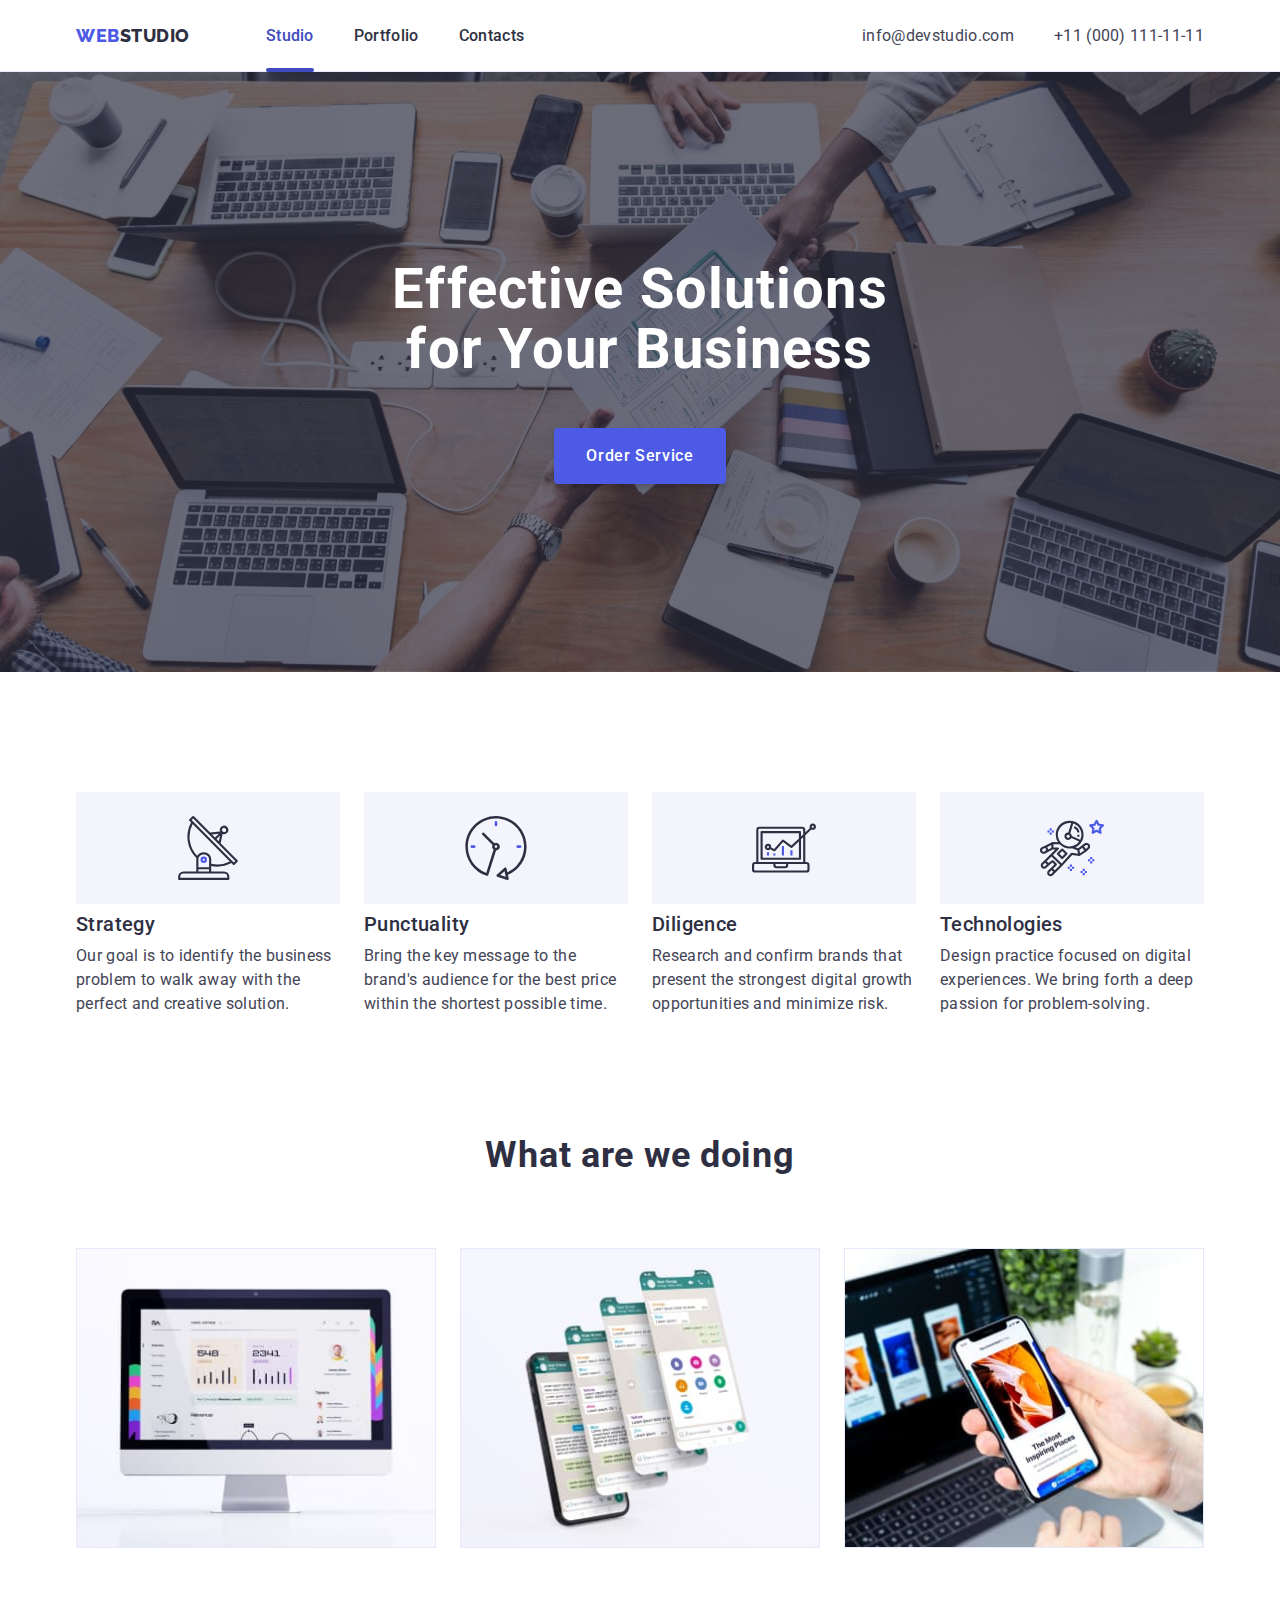
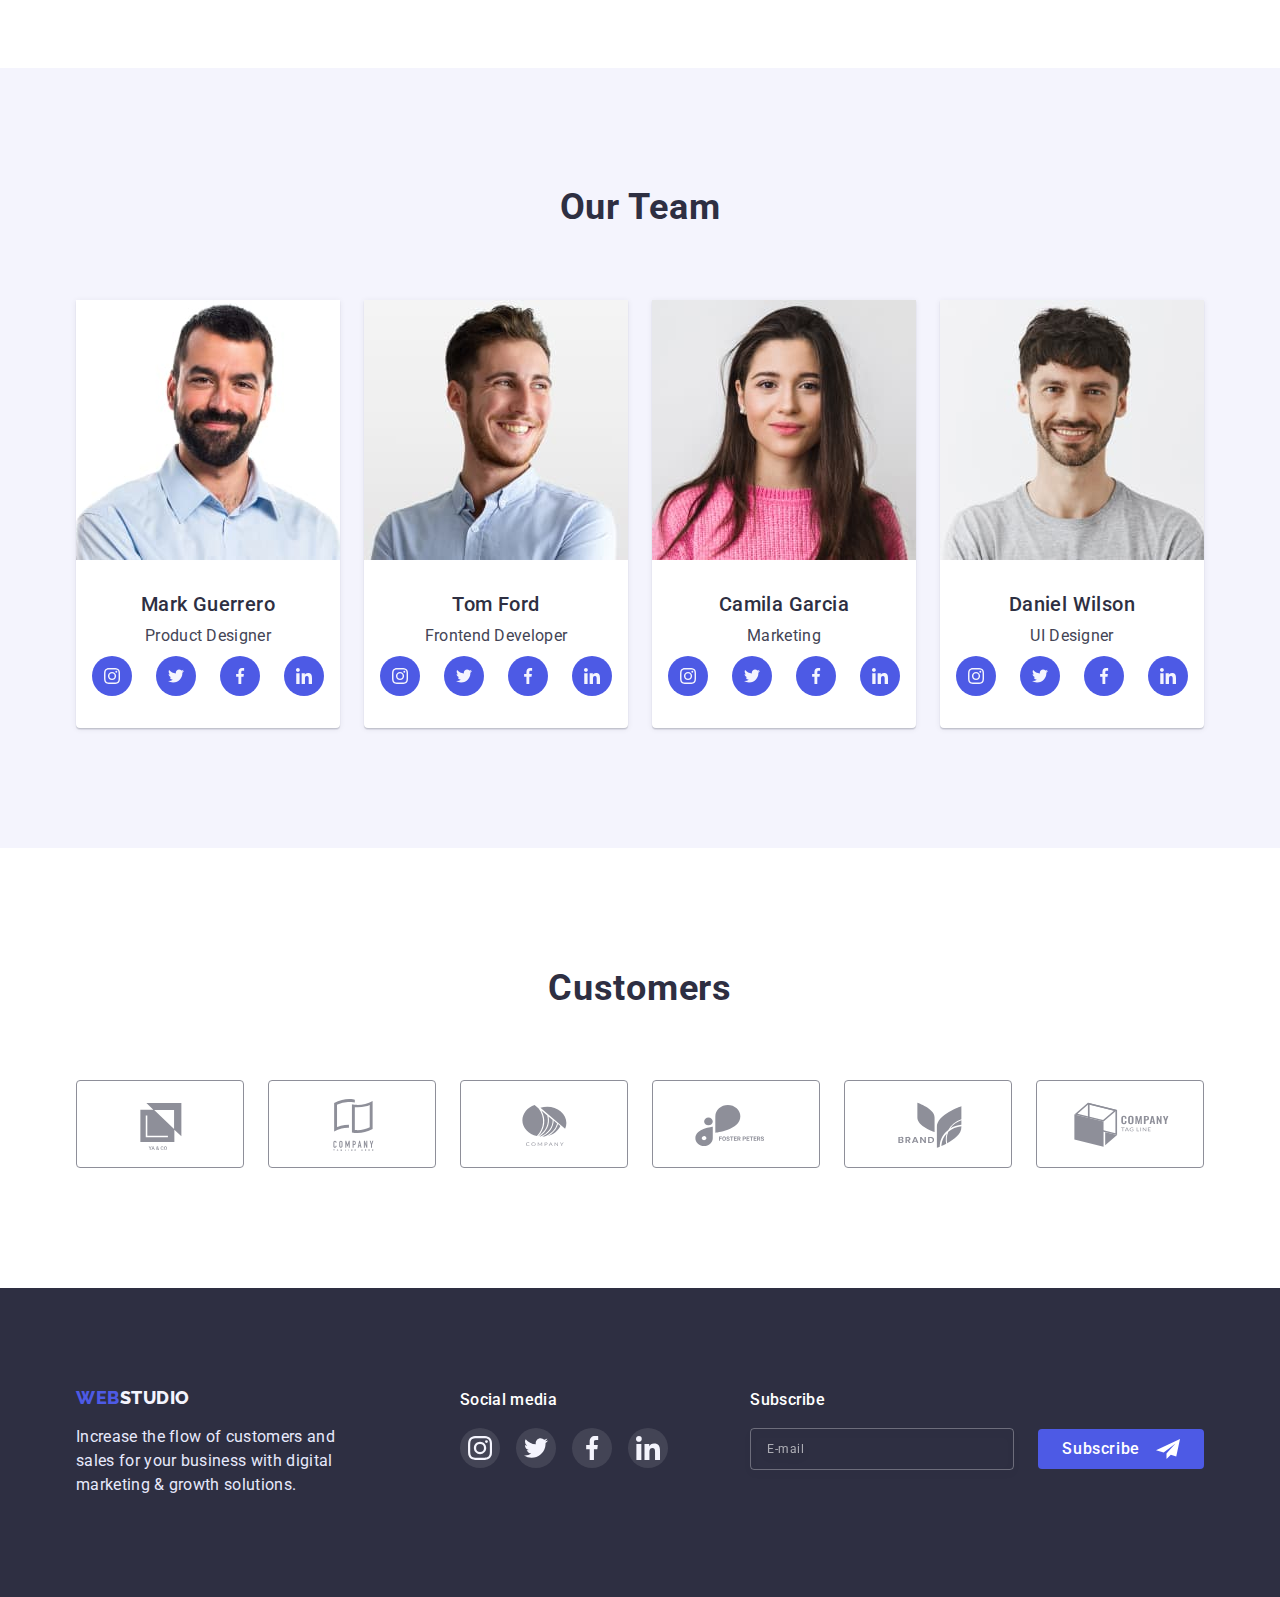
<file: index.html>
<!DOCTYPE html>
<html lang="en">
  <head>
    <meta charset="UTF-8" />
    <meta http-equiv="X-UA-Compatible" content="IE=edge" />
    <meta name="viewport" content="width=device-width, initial-scale=1.0" />
    <title>Web Studio</title>
    <link
      href="https://fonts.googleapis.com/css2?family=Raleway:wght@800&family=Roboto:wght@400;500;700;900&display=swap"
      rel="stylesheet"
    />
    <link rel="stylesheet" href="./css/modern-normalize.css" />
    <link rel="stylesheet" href="./css/styles.css" />
  </head>

  <body>
    <header class="header">
      <div class="container">
        <div class="header-container-desktop">
          <nav class="header-nav">
            <a class="logo" href="./index.html">
              Web<span class="logo-navy-blue">Studio</span>
            </a>
            <ul class="header-nav-list">
              <li class="header-nav-item">
                <a class="header-nav-list-link active" href="./index.html">
                  Studio
                </a>
              </li>
              <li class="header-nav-item">
                <a class="header-nav-list-link" href="./portfolio.html">
                  Portfolio
                </a>
              </li>
              <li class="header-nav-item">
                <a class="header-nav-list-link" href="#">Contacts</a>
              </li>
            </ul>
          </nav>
          <address class="address">
            <ul class="contact-information">
              <li>
                <a href="mailto:info@devstudio.com">info@devstudio.com</a>
              </li>
              <li>
                <a href="tel:+110001111111">+11 (000) 111-11-11</a>
              </li>
            </ul>
          </address>
        </div>

        <div class="header-container-mobile">
          <a class="logo" href="./index.html">
            Web<span class="logo-navy-blue">Studio</span>
          </a>
          <button class="menu-hamburger" type="button" data-js-open-menu>
            <svg class="menu-hamburger-icon" width="32" height="22">
              <use href="./images/icons.svg#icon-charm-menu-hamburger"></use>
            </svg>
          </button>
        </div>

        <div class="mobile-menu is-hidden" data-js-menu>
          <div class="container">
            <button class="modal-close-button" type="button" data-js-close-menu>
              <svg class="modal-icon">
                <use href="./images/icons.svg#icon-close"></use>
              </svg>
            </button>
            <ul class="header-nav-list header-nav-list--large">
              <li class="header-nav-item">
                <a
                  class="header-nav-list-link header-nav-list-link--large active"
                  href="./index.html"
                >
                  Studio
                </a>
              </li>
              <li class="header-nav-item">
                <a
                  class="header-nav-list-link header-nav-list-link--large"
                  href="./portfolio.html"
                >
                  Portfolio
                </a>
              </li>
              <li class="header-nav-item">
                <a
                  class="header-nav-list-link header-nav-list-link--large"
                  href="#"
                  >Contacts</a
                >
              </li>
            </ul>
            <address class="address address--large">
              <ul class="contact-information contact-information--large">
                <li>
                  <a class="mobile-menu-mail" href="mailto:info@devstudio.com"
                    >info@devstudio.com</a
                  >
                </li>
                <li>
                  <a class="mobile-menu-tel" href="tel:+110001111111"
                    >+11 (000) 111-11-11</a
                  >
                </li>
              </ul>
            </address>
            <ul class="socials-list socials-list--large">
              <li class="socials-item">
                <a class="socials-link" href="#">
                  <svg class="socials-icon socials-icon--large">
                    <use href="./images/icons.svg#icon-instagram"></use>
                  </svg>
                </a>
              </li>
              <li class="socials-item">
                <a class="socials-link" href="#">
                  <svg class="socials-icon socials-icon--large">
                    <use href="./images/icons.svg#icon-twitter"></use>
                  </svg>
                </a>
              </li>
              <li class="socials-item">
                <a class="socials-link" href="#">
                  <svg class="socials-icon socials-icon--large">
                    <use href="./images/icons.svg#icon-facebook"></use>
                  </svg>
                </a>
              </li>
              <li class="socials-item">
                <a class="socials-link" href="#">
                  <svg class="socials-icon socials-icon--large">
                    <use href="./images/icons.svg#icon-linkedin"></use>
                  </svg>
                </a>
              </li>
            </ul>
          </div>
        </div>
      </div>
    </header>

    <main>
      <section class="hero-image">
        <div class="container">
          <h1 class="hero-title">Effective Solutions for Your Business</h1>
          <button class="button" type="button" data-modal-open>
            Order Service
          </button>
        </div>
      </section>

      <section class="our-advantages">
        <div class="container">
          <h2 class="visually-hidden">Our advantages</h2>
          <ul class="our-advantages-list">
            <li class="our-advantages-item">
              <div class="our-advantages-item-icon">
                <svg class="our-advantages-icon">
                  <use href="./images/icons.svg#icon-antenna1"></use>
                </svg>
              </div>
              <h3>Strategy</h3>
              <p>
                Our goal is to identify the business problem to walk away with
                the perfect and creative solution.
              </p>
            </li>
            <li class="our-advantages-item">
              <div class="our-advantages-item-icon">
                <svg class="our-advantages-icon">
                  <use href="./images/icons.svg#icon-clock1"></use>
                </svg>
              </div>
              <h3>Punctuality</h3>
              <p>
                Bring the key message to the brand's audience for the best price
                within the shortest possible time.
              </p>
            </li>
            <li class="our-advantages-item">
              <div class="our-advantages-item-icon">
                <svg class="our-advantages-icon">
                  <use href="./images/icons.svg#icon-diagram1"></use>
                </svg>
              </div>
              <h3>Diligence</h3>
              <p>
                Research and confirm brands that present the strongest digital
                growth opportunities and minimize risk.
              </p>
            </li>
            <li class="our-advantages-item">
              <div class="our-advantages-item-icon">
                <svg class="our-advantages-icon">
                  <use href="./images/icons.svg#icon-astronaut1"></use>
                </svg>
              </div>
              <h3>Technologies</h3>
              <p>
                Design practice focused on digital experiences. We bring forth a
                deep passion for problem-solving.
              </p>
            </li>
          </ul>
        </div>
      </section>

      <section class="examples-of-work">
        <div class="container">
          <h2 class="title">What are we doing</h2>
          <ul class="list">
            <li>
              <img
                srcset="./images/img1.jpg 1x, ./images/img1@2x.jpg 2x"
                src="./images/img1.jpg"
                alt="picture"
                width="360"
              />
            </li>
            <li>
              <img
                srcset="./images/img2.jpg 1x, ./images/img2@2x.jpg 2x"
                src="./images/img2.jpg"
                alt="picture"
                width="360"
              />
            </li>
            <li>
              <img
                srcset="./images/img3.jpg 1x, ./images/img3@2x.jpg 2x"
                src="./images/img3.jpg"
                alt="picture"
                width="360"
              />
            </li>
          </ul>
        </div>
      </section>

      <section class="our-team">
        <div class="container">
          <h2 class="title">Our Team</h2>
          <ul class="list">
            <li class="our-team-item">
              <img
                srcset="
                  ./images/mark-guerrero.jpg    1x,
                  ./images/mark-guerrero@2x.jpg 2x
                "
                src="./images/mark-guerrero.jpg"
                alt="Mark Guerrero"
                width="264"
              />
              <div class="our-team-content">
                <h3 class="name">Mark Guerrero</h3>
                <p class="profession">Product Designer</p>
                <ul class="socials-list">
                  <li class="socials-item">
                    <a class="socials-link" href="#">
                      <svg class="socials-icon">
                        <use href="./images/icons.svg#icon-instagram"></use>
                      </svg>
                    </a>
                  </li>
                  <li class="socials-item">
                    <a class="socials-link" href="#">
                      <svg class="socials-icon">
                        <use href="./images/icons.svg#icon-twitter"></use>
                      </svg>
                    </a>
                  </li>
                  <li class="socials-item">
                    <a class="socials-link" href="#">
                      <svg class="socials-icon">
                        <use href="./images/icons.svg#icon-facebook"></use>
                      </svg>
                    </a>
                  </li>
                  <li class="socials-item">
                    <a class="socials-link" href="#">
                      <svg class="socials-icon">
                        <use href="./images/icons.svg#icon-linkedin"></use>
                      </svg>
                    </a>
                  </li>
                </ul>
              </div>
            </li>
            <li class="our-team-item">
              <img
                srcset="./images/tom-ford.jpg 1x, ./images/tom-ford@2x.jpg 2x"
                src="./images/tom-ford.jpg"
                alt="Tom Ford"
                width="264"
              />
              <div class="our-team-content">
                <h3 class="name">Tom Ford</h3>
                <p class="profession">Frontend Developer</p>
                <ul class="socials-list">
                  <li class="socials-item">
                    <a class="socials-link" href="#">
                      <svg class="socials-icon">
                        <use href="./images/icons.svg#icon-instagram"></use>
                      </svg>
                    </a>
                  </li>
                  <li class="socials-item">
                    <a class="socials-link" href="#">
                      <svg class="socials-icon">
                        <use href="./images/icons.svg#icon-twitter"></use>
                      </svg>
                    </a>
                  </li>
                  <li class="socials-item">
                    <a class="socials-link" href="#">
                      <svg class="socials-icon">
                        <use href="./images/icons.svg#icon-facebook"></use>
                      </svg>
                    </a>
                  </li>
                  <li class="socials-item">
                    <a class="socials-link" href="#">
                      <svg class="socials-icon">
                        <use href="./images/icons.svg#icon-linkedin"></use>
                      </svg>
                    </a>
                  </li>
                </ul>
              </div>
            </li>
            <li class="our-team-item">
              <img
                srcset="
                  ./images/camila-garcia.jpg    1x,
                  ./images/camila-garcia@2x.jpg 2x
                "
                src="./images/camila-garcia.jpg"
                alt="Camila Garcia"
                width="264"
              />
              <div class="our-team-content">
                <h3 class="name">Camila Garcia</h3>
                <p class="profession">Marketing</p>
                <ul class="socials-list">
                  <li class="socials-item">
                    <a class="socials-link" href="#">
                      <svg class="socials-icon">
                        <use href="./images/icons.svg#icon-instagram"></use>
                      </svg>
                    </a>
                  </li>
                  <li class="socials-item">
                    <a class="socials-link" href="#">
                      <svg class="socials-icon">
                        <use href="./images/icons.svg#icon-twitter"></use>
                      </svg>
                    </a>
                  </li>
                  <li class="socials-item">
                    <a class="socials-link" href="#">
                      <svg class="socials-icon">
                        <use href="./images/icons.svg#icon-facebook"></use>
                      </svg>
                    </a>
                  </li>
                  <li class="socials-item">
                    <a class="socials-link" href="#">
                      <svg class="socials-icon">
                        <use href="./images/icons.svg#icon-linkedin"></use>
                      </svg>
                    </a>
                  </li>
                </ul>
              </div>
            </li>
            <li class="our-team-item">
              <img
                srcset="
                  ./images/daniel-wilson.jpg    1x,
                  ./images/daniel-wilson@2x.jpg 2x
                "
                src="./images/daniel-wilson.jpg"
                alt="Daniel Wilson"
                width="264"
              />
              <div class="our-team-content">
                <h3 class="name">Daniel Wilson</h3>
                <p class="profession">UI Designer</p>
                <ul class="socials-list">
                  <li class="socials-item">
                    <a class="socials-link" href="#">
                      <svg class="socials-icon">
                        <use href="./images/icons.svg#icon-instagram"></use>
                      </svg>
                    </a>
                  </li>
                  <li class="socials-item">
                    <a class="socials-link" href="#">
                      <svg class="socials-icon">
                        <use href="./images/icons.svg#icon-twitter"></use>
                      </svg>
                    </a>
                  </li>
                  <li class="socials-item">
                    <a class="socials-link" href="#">
                      <svg class="socials-icon">
                        <use href="./images/icons.svg#icon-facebook"></use>
                      </svg>
                    </a>
                  </li>
                  <li class="socials-item">
                    <a class="socials-link" href="#">
                      <svg class="socials-icon">
                        <use href="./images/icons.svg#icon-linkedin"></use>
                      </svg>
                    </a>
                  </li>
                </ul>
              </div>
            </li>
          </ul>
        </div>
      </section>

      <section class="customers">
        <div class="container">
          <h2 class="customers-title">Customers</h2>
          <ul class="customers-list">
            <li class="customers-item">
              <a class="customers-link" href="#">
                <svg class="customers-icon">
                  <use href="./images/icons.svg#icon-Logo"></use>
                </svg>
              </a>
            </li>
            <li class="customers-item">
              <a class="customers-link" href="#">
                <svg class="customers-icon">
                  <use href="./images/icons.svg#icon-Logo2"></use>
                </svg>
              </a>
            </li>
            <li class="customers-item">
              <a class="customers-link" href="#">
                <svg class="customers-icon">
                  <use href="./images/icons.svg#icon-Logo3"></use>
                </svg>
              </a>
            </li>
            <li class="customers-item">
              <a class="customers-link" href="#">
                <svg class="customers-icon">
                  <use href="./images/icons.svg#icon-Logo4"></use>
                </svg>
              </a>
            </li>
            <li class="customers-item">
              <a class="customers-link" href="#">
                <svg class="customers-icon">
                  <use href="./images/icons.svg#icon-Logo5"></use>
                </svg>
              </a>
            </li>
            <li class="customers-item">
              <a class="customers-link" href="#">
                <svg class="customers-icon">
                  <use href="./images/icons.svg#icon-Logo6"></use>
                </svg>
              </a>
            </li>
          </ul>
        </div>
      </section>
    </main>

    <footer class="footer">
      <div class="container">
        <div class="footer-description">
          <a class="logo logo--footer" href="./index.html">
            Web<span class="logo-cloud">Studio</span>
          </a>
          <p class="footer-text">
            Increase the flow of customers and sales for your business with
            digital marketing & growth solutions.
          </p>
        </div>
        <div class="footer-socials">
          <h2 class="footer-title">Social media</h2>
          <ul class="footer-list">
            <li class="footer-item">
              <a class="footer-link" href="#">
                <svg class="footer-icon">
                  <use href="./images/icons.svg#icon-instagram"></use>
                </svg>
              </a>
            </li>
            <li class="footer-item">
              <a class="footer-link" href="#">
                <svg class="footer-icon">
                  <use href="./images/icons.svg#icon-twitter"></use>
                </svg>
              </a>
            </li>
            <li class="footer-item">
              <a class="footer-link" href="#">
                <svg class="footer-icon">
                  <use href="./images/icons.svg#icon-facebook"></use>
                </svg>
              </a>
            </li>
            <li class="footer-item">
              <a class="footer-link" href="#">
                <svg class="footer-icon">
                  <use href="./images/icons.svg#icon-linkedin"></use>
                </svg>
              </a>
            </li>
          </ul>
        </div>
        <div class="footer-subscribe-form">
          <h2 class="footer-title">Subscribe</h2>
          <form
            class="subscribe-form"
            name="subscribe-form"
            autocomplete="off"
            novalidate
          >
            <div class="subscribe">
              <label class="visually-hidden" for="footer-input"> E-mail </label>
              <input
                class="subscribe-form-input"
                id="footer-input"
                type="email"
                name="email"
                placeholder="E-mail"
              />
            </div>
            <button class="subscribe-form-button" type="submit">
              Subscribe
              <svg class="subscribe-form-button-icon">
                <use href="./images/icons.svg#icon-frame"></use>
              </svg>
            </button>
          </form>
        </div>
      </div>
    </footer>

    <div class="backdrop is-hidden" data-modal>
      <div class="modal">
        <button class="modal-close-button" type="button" data-modal-close>
          <svg class="modal-icon">
            <use href="./images/icons.svg#icon-close"></use>
          </svg>
        </button>
        <p class="modal-text">Leave your contacts and we will call you back</p>

        <form
          class="modal-form"
          name="modal-form"
          autocomplete="off"
          novalidate
        >
          <label class="modal-label" for="user-name">
            <span class="modal-label-text">Name</span>
            <input
              class="modal-input"
              type="text"
              name="user-name"
              id="user-name"
            />
            <svg class="form-icon">
              <use href="./images/icons.svg#icon-person"></use>
            </svg>
          </label>
          <label class="modal-label" for="user-phone">
            <span class="modal-label-text">Phone</span>
            <input
              class="modal-input"
              type="tel"
              name="user-phone"
              id="user-phone"
            />
            <svg class="form-icon">
              <use href="./images/icons.svg#icon-phone"></use>
            </svg>
          </label>
          <label class="modal-label" for="user-email">
            <span class="modal-label-text">Email</span>
            <input
              class="modal-input"
              type="email"
              name="user-email"
              id="user-email"
            />
            <svg class="form-icon">
              <use href="./images/icons.svg#icon-email"></use>
            </svg>
          </label>
          <label class="modal-label modal-label--textarea" for="user-message">
            <span class="modal-label-text">Comment</span>
            <textarea
              class="modal-input modal-input--textarea"
              name="user-message"
              id="user-message"
              placeholder="Text input"
            ></textarea>
          </label>
          <label class="modal-checkbox" for="terms-conditions">
            <input
              class="modal-checkbox-input visually-hidden"
              type="checkbox"
              name="terms-conditions"
              id="terms-conditions"
            />
            <span class="modal-icon-checkbox">
              <svg class="checkbox-icon">
                <use href="./images/icons.svg#icon-checkbox-checked"></use>
              </svg>
            </span>
            <span class="checkbox-label-text">
              I accept the terms and conditions of the
              <a class="privacy-policy" href="#">Privacy Policy</a>
            </span>
          </label>
          <button class="form-button button" type="submit">Send</button>
        </form>
      </div>
    </div>

    <script src="./js/mobile-menu.js"></script>
    <script src="./js/modal.js"></script>
  </body>
</html>
</file>
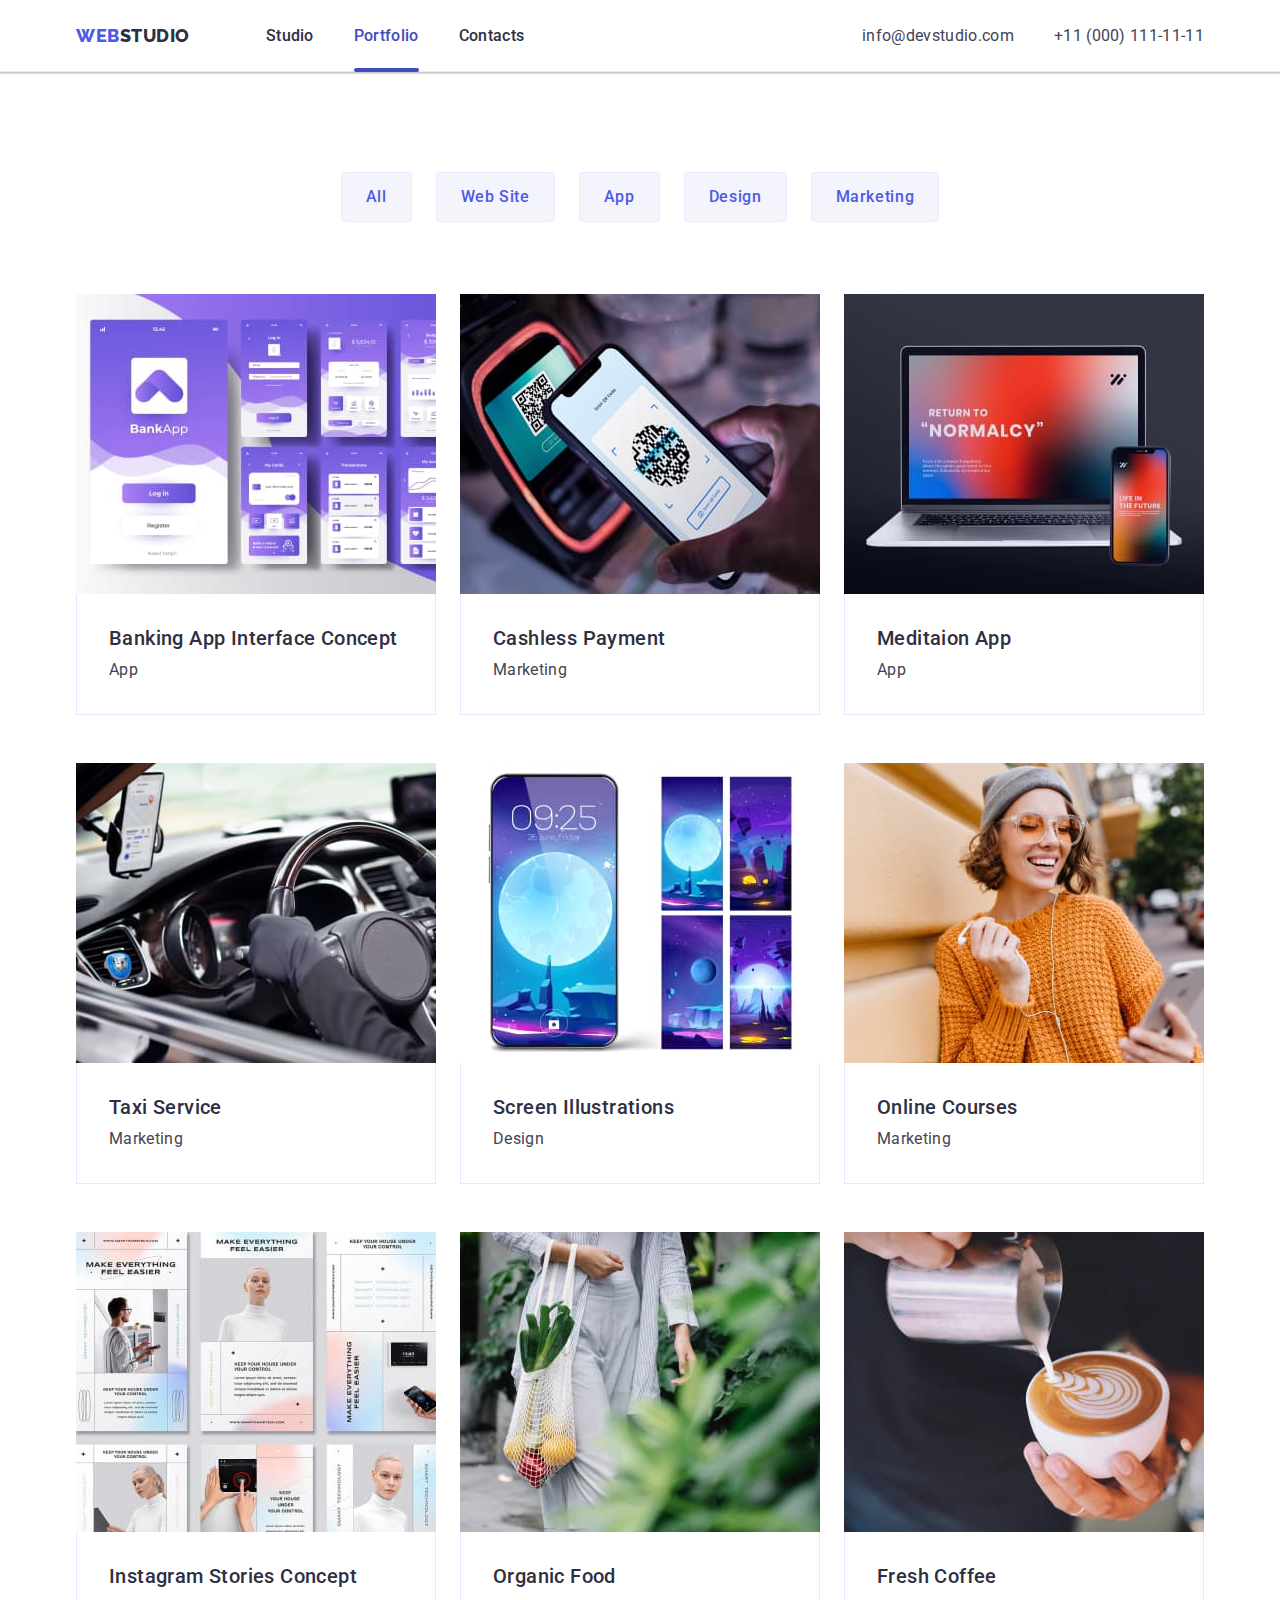
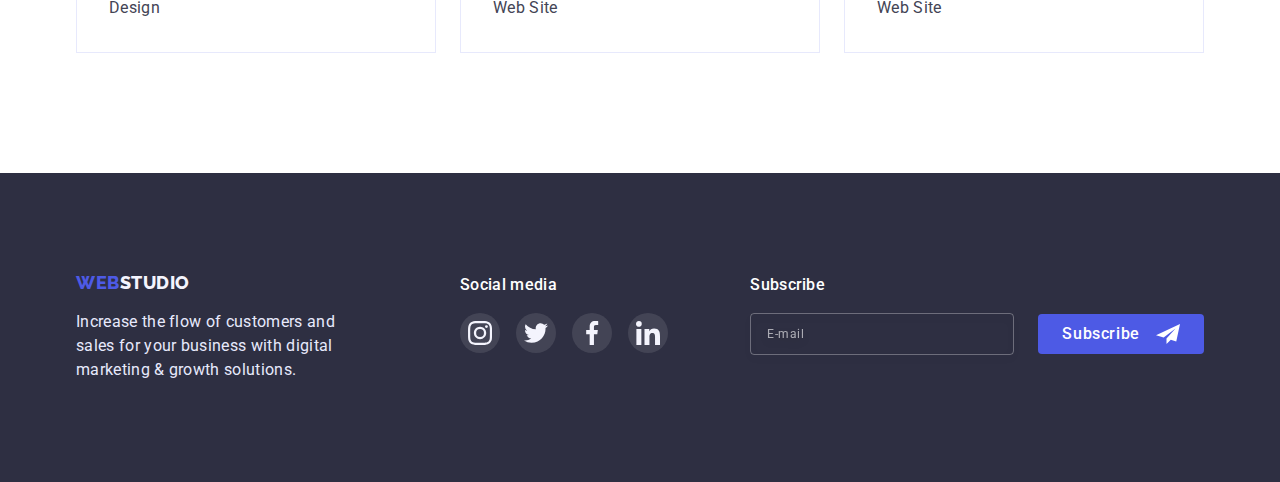
<file: portfolio.html>
<!DOCTYPE html>
<html lang="en">
  <head>
    <meta charset="UTF-8" />
    <meta http-equiv="X-UA-Compatible" content="IE=edge" />
    <meta name="viewport" content="width=device-width, initial-scale=1.0" />
    <title>Portfolio</title>
    <link
      href="https://fonts.googleapis.com/css2?family=Raleway:wght@800&family=Roboto:wght@400;500;700;900&display=swap"
      rel="stylesheet"
    />
    <link rel="stylesheet" href="./css/modern-normalize.css" />
    <link rel="stylesheet" href="./css/styles.css" />
  </head>

  <body>
    <header class="header">
      <div class="container">
        <div class="header-container-desktop">
          <nav class="header-nav">
            <a class="logo" href="./index.html">
              Web<span class="logo-navy-blue">Studio</span>
            </a>
            <ul class="header-nav-list">
              <li class="header-nav-item">
                <a class="header-nav-list-link" href="./index.html"> Studio </a>
              </li>
              <li class="header-nav-item">
                <a class="header-nav-list-link active" href="./portfolio.html">
                  Portfolio
                </a>
              </li>
              <li class="header-nav-item">
                <a class="header-nav-list-link" href="#">Contacts</a>
              </li>
            </ul>
          </nav>
          <address class="address">
            <ul class="contact-information">
              <li>
                <a href="mailto:info@devstudio.com">info@devstudio.com</a>
              </li>
              <li>
                <a href="tel:+110001111111">+11 (000) 111-11-11</a>
              </li>
            </ul>
          </address>
        </div>

        <div class="header-container-mobile">
          <a class="logo" href="./index.html">
            Web<span class="logo-navy-blue">Studio</span>
          </a>
          <button class="menu-hamburger" type="button" data-js-open-menu>
            <svg class="menu-hamburger-icon" width="32" height="22">
              <use href="./images/icons.svg#icon-charm-menu-hamburger"></use>
            </svg>
          </button>
        </div>

        <div class="mobile-menu is-hidden" data-js-menu>
          <div class="container">
            <button class="modal-close-button" type="button" data-js-close-menu>
              <svg class="modal-icon">
                <use href="./images/icons.svg#icon-close"></use>
              </svg>
            </button>
            <ul class="header-nav-list header-nav-list--large">
              <li class="header-nav-item">
                <a
                  class="header-nav-list-link header-nav-list-link--large"
                  href="./index.html"
                >
                  Studio
                </a>
              </li>
              <li class="header-nav-item">
                <a
                  class="header-nav-list-link header-nav-list-link--large active"
                  href="./portfolio.html"
                >
                  Portfolio
                </a>
              </li>
              <li class="header-nav-item">
                <a
                  class="header-nav-list-link header-nav-list-link--large"
                  href="#"
                  >Contacts</a
                >
              </li>
            </ul>
            <address class="address address--large">
              <ul class="contact-information contact-information--large">
                <li>
                  <a class="mobile-menu-mail" href="mailto:info@devstudio.com"
                    >info@devstudio.com</a
                  >
                </li>
                <li>
                  <a class="mobile-menu-tel" href="tel:+110001111111"
                    >+11 (000) 111-11-11</a
                  >
                </li>
              </ul>
            </address>
            <ul class="socials-list socials-list--large">
              <li class="socials-item">
                <a class="socials-link" href="#">
                  <svg class="socials-icon socials-icon--large">
                    <use href="./images/icons.svg#icon-instagram"></use>
                  </svg>
                </a>
              </li>
              <li class="socials-item">
                <a class="socials-link" href="#">
                  <svg class="socials-icon socials-icon--large">
                    <use href="./images/icons.svg#icon-twitter"></use>
                  </svg>
                </a>
              </li>
              <li class="socials-item">
                <a class="socials-link" href="#">
                  <svg class="socials-icon socials-icon--large">
                    <use href="./images/icons.svg#icon-facebook"></use>
                  </svg>
                </a>
              </li>
              <li class="socials-item">
                <a class="socials-link" href="#">
                  <svg class="socials-icon socials-icon--large">
                    <use href="./images/icons.svg#icon-linkedin"></use>
                  </svg>
                </a>
              </li>
            </ul>
          </div>
        </div>
      </div>
    </header>

    <main class="main">
      <section class="projects">
        <div class="container">
          <h1 class="visually-hidden">List of projects</h1>
          <ul class="filter-list">
            <li class="filter-list-item">
              <button class="filter-button" type="button">All</button>
            </li>
            <li class="filter-list-item">
              <button class="filter-button" type="button">Web Site</button>
            </li>
            <li class="filter-list-item">
              <button class="filter-button" type="button">App</button>
            </li>
            <li class="filter-list-item">
              <button class="filter-button" type="button">Design</button>
            </li>
            <li class="filter-list-item">
              <button class="filter-button" type="button">Marketing</button>
            </li>
          </ul>
          <ul class="projects-list">
            <li class="projects-item">
              <a class="projects-link" href="#">
                <div class="projects-image">
                  <img
                    srcset="
                      ./images/banking-app-interface-concept.jpg    1x,
                      ./images/banking-app-interface-concept@2x.jpg 2x
                    "
                    src="./images/banking-app-interface-concept.jpg"
                    alt="Banking App Interface Concept"
                    width="360"
                  />
                  <div class="projects-description">
                    <p>
                      14 Stylish and User-Friendly App Design Concepts · Task
                      Manager App · Calorie Tracker App · Exotic Fruit Ecommerce
                      App · Cloud Storage App
                    </p>
                  </div>
                </div>
                <div class="projects-list-text-content">
                  <h2 class="projects-title">Banking App Interface Concept</h2>
                  <p class="projects-text">App</p>
                </div>
              </a>
            </li>
            <li class="projects-item">
              <a class="projects-link" href="#">
                <div class="projects-image">
                  <img
                    srcset="
                      ./images/cashless-payment.jpg    1x,
                      ./images/cashless-payment@2x.jpg 2x
                    "
                    src="./images/cashless-payment.jpg"
                    alt="Cashless Payment"
                    width="360"
                  />
                  <div class="projects-description">
                    <p>
                      14 Stylish and User-Friendly App Design Concepts · Task
                      Manager App · Calorie Tracker App · Exotic Fruit Ecommerce
                      App · Cloud Storage App
                    </p>
                  </div>
                </div>
                <div class="projects-list-text-content">
                  <h2 class="projects-title">Cashless Payment</h2>
                  <p class="projects-text">Marketing</p>
                </div>
              </a>
            </li>
            <li class="projects-item">
              <a class="projects-link" href="#">
                <div class="projects-image">
                  <img
                    srcset="
                      ./images/meditaion-app.jpg    1x,
                      ./images/meditaion-app@2x.jpg 2x
                    "
                    src="./images/meditaion-app.jpg"
                    alt="Meditaion App"
                    width="360"
                  />
                  <div class="projects-description">
                    <p>
                      14 Stylish and User-Friendly App Design Concepts · Task
                      Manager App · Calorie Tracker App · Exotic Fruit Ecommerce
                      App · Cloud Storage App
                    </p>
                  </div>
                </div>
                <div class="projects-list-text-content">
                  <h2 class="projects-title">Meditaion App</h2>
                  <p class="projects-text">App</p>
                </div>
              </a>
            </li>
            <li class="projects-item">
              <a class="projects-link" href="#">
                <div class="projects-image">
                  <img
                    srcset="
                      ./images/taxi-service.jpg    1x,
                      ./images/taxi-service@2x.jpg 2x
                    "
                    src="./images/taxi-service.jpg"
                    alt="Taxi Service"
                    width="360"
                  />
                  <div class="projects-description">
                    <p>
                      14 Stylish and User-Friendly App Design Concepts · Task
                      Manager App · Calorie Tracker App · Exotic Fruit Ecommerce
                      App · Cloud Storage App
                    </p>
                  </div>
                </div>
                <div class="projects-list-text-content">
                  <h2 class="projects-title">Taxi Service</h2>
                  <p class="projects-text">Marketing</p>
                </div>
              </a>
            </li>
            <li class="projects-item">
              <a class="projects-link" href="#">
                <div class="projects-image">
                  <img
                    srcset="
                      ./images/screen-illustrations.jpg    1x,
                      ./images/screen-illustrations@2x.jpg 2x
                    "
                    src="./images/screen-illustrations.jpg"
                    alt="Screen Illustrations"
                    width="360"
                  />
                  <div class="projects-description">
                    <p>
                      14 Stylish and User-Friendly App Design Concepts · Task
                      Manager App · Calorie Tracker App · Exotic Fruit Ecommerce
                      App · Cloud Storage App
                    </p>
                  </div>
                </div>
                <div class="projects-list-text-content">
                  <h2 class="projects-title">Screen Illustrations</h2>
                  <p class="projects-text">Design</p>
                </div>
              </a>
            </li>
            <li class="projects-item">
              <a class="projects-link" href="#">
                <div class="projects-image">
                  <img
                    srcset="
                      ./images/online-courses.jpg    1x,
                      ./images/online-courses@2x.jpg 2x
                    "
                    src="./images/online-courses.jpg"
                    alt="Online Courses"
                    width="360"
                  />
                  <div class="projects-description">
                    <p>
                      14 Stylish and User-Friendly App Design Concepts · Task
                      Manager App · Calorie Tracker App · Exotic Fruit Ecommerce
                      App · Cloud Storage App
                    </p>
                  </div>
                </div>
                <div class="projects-list-text-content">
                  <h2 class="projects-title">Online Courses</h2>
                  <p class="projects-text">Marketing</p>
                </div>
              </a>
            </li>
            <li class="projects-item">
              <a class="projects-link" href="#">
                <div class="projects-image">
                  <img
                    srcset="
                      ./images/instagram-stories-concept.jpg    1x,
                      ./images/instagram-stories-concept@2x.jpg 2x
                    "
                    src="./images/instagram-stories-concept.jpg"
                    alt="Instagram Stories Concept"
                    width="360"
                  />
                  <div class="projects-description">
                    <p>
                      14 Stylish and User-Friendly App Design Concepts · Task
                      Manager App · Calorie Tracker App · Exotic Fruit Ecommerce
                      App · Cloud Storage App
                    </p>
                  </div>
                </div>
                <div class="projects-list-text-content">
                  <h2 class="projects-title">Instagram Stories Concept</h2>
                  <p class="projects-text">Design</p>
                </div>
              </a>
            </li>
            <li class="projects-item">
              <a class="projects-link" href="#">
                <div class="projects-image">
                  <img
                    srcset="
                      ./images/organic-food.jpg    1x,
                      ./images/organic-food@2x.jpg 2x
                    "
                    src="./images/organic-food.jpg"
                    alt="Organic Food"
                    width="360"
                  />
                  <div class="projects-description">
                    <p>
                      14 Stylish and User-Friendly App Design Concepts · Task
                      Manager App · Calorie Tracker App · Exotic Fruit Ecommerce
                      App · Cloud Storage App
                    </p>
                  </div>
                </div>
                <div class="projects-list-text-content">
                  <h2 class="projects-title">Organic Food</h2>
                  <p class="projects-text">Web Site</p>
                </div>
              </a>
            </li>
            <li class="projects-item">
              <a class="projects-link" href="#">
                <div class="projects-image">
                  <img
                    srcset="
                      ./images/fresh-coffee.jpg    1x,
                      ./images/fresh-coffee@2x.jpg 2x
                    "
                    src="./images/fresh-coffee.jpg"
                    alt="Fresh Coffee"
                    width="360"
                  />
                  <div class="projects-description">
                    <p>
                      14 Stylish and User-Friendly App Design Concepts · Task
                      Manager App · Calorie Tracker App · Exotic Fruit Ecommerce
                      App · Cloud Storage App
                    </p>
                  </div>
                </div>
                <div class="projects-list-text-content">
                  <h2 class="projects-title">Fresh Coffee</h2>
                  <p class="projects-text">Web Site</p>
                </div>
              </a>
            </li>
          </ul>
        </div>
      </section>
    </main>

    <footer class="footer">
      <div class="container">
        <div class="footer-description">
          <a class="logo logo--footer" href="./index.html">
            Web<span class="logo-cloud">Studio</span>
          </a>
          <p class="footer-text">
            Increase the flow of customers and sales for your business with
            digital marketing & growth solutions.
          </p>
        </div>
        <div class="footer-socials">
          <h2 class="footer-title">Social media</h2>
          <ul class="footer-list">
            <li class="footer-item">
              <a class="footer-link" href="#">
                <svg class="footer-icon">
                  <use href="./images/icons.svg#icon-instagram"></use>
                </svg>
              </a>
            </li>
            <li class="footer-item">
              <a class="footer-link" href="#">
                <svg class="footer-icon">
                  <use href="./images/icons.svg#icon-twitter"></use>
                </svg>
              </a>
            </li>
            <li class="footer-item">
              <a class="footer-link" href="#">
                <svg class="footer-icon">
                  <use href="./images/icons.svg#icon-facebook"></use>
                </svg>
              </a>
            </li>
            <li class="footer-item">
              <a class="footer-link" href="#">
                <svg class="footer-icon">
                  <use href="./images/icons.svg#icon-linkedin"></use>
                </svg>
              </a>
            </li>
          </ul>
        </div>
        <div class="footer-subscribe-form">
          <h2 class="footer-title">Subscribe</h2>
          <form
            class="subscribe-form"
            name="subscribe-form"
            autocomplete="off"
            novalidate
          >
            <div class="subscribe">
              <label class="visually-hidden" for="footer-input"> E-mail </label>
              <input
                class="subscribe-form-input"
                id="footer-input"
                type="email"
                name="email"
                placeholder="E-mail"
              />
            </div>
            <button class="subscribe-form-button" type="submit">
              Subscribe
              <svg class="subscribe-form-button-icon">
                <use href="./images/icons.svg#icon-frame"></use>
              </svg>
            </button>
          </form>
        </div>
      </div>
    </footer>

    <script src="./js/mobile-menu.js"></script>
  </body>
</html>
</file>
<file: css/styles.css>
:root {
  /* fonts */
  --main-font-family: "Roboto", "Verdana", "Tahoma", sans-serif;
  --second-font-family: "Raleway", Arial, Helvetica, sans-serif;

  /* colors */
  --body-background: #e5e5e5;
  --white: #fff;
  --iris: #4d5ae5;
  --navy-blue: #2e2f42;
  --slate: #434455;
  --cloud: #f4f4fd;
  --cornflower: #e7e9fc;
  --ocean: #404bbf;
  --light-slate: #8e8f99;
  --green: #31d0aa;
  --white-transparent-90: rgba(255, 255, 255, 0.1);
  --modal-bg: #fcfcfc;
  --modal-icon: #000000;
  --checkbox-text: #757575;

  /* transition */
  --default-timing-transition: cubic-bezier(0.4, 0, 0.2, 1);
  --default-duration-transition: 250ms;
}

body {
  min-width: 320px;
  font-family: var(--main-font-family);
  color: var(--slate);
}

p,
h1,
h2,
h3,
h4,
h5,
h6 {
  margin-top: 0;
}

ul {
  margin: 0;
  padding: 0;
  list-style: none;
}

img {
  display: block;

  max-width: 100%;
  height: auto;
}

.visually-hidden {
  position: absolute;
  width: 1px;
  height: 1px;
  margin: -1px;
  border: 0;
  padding: 0;
  white-space: nowrap;
  clip-path: inset(100%);
  clip: rect(0 0 0 0);
  overflow: hidden;
}

.container {
  max-width: 428px;
  padding-left: 15px;
  padding-right: 15px;
  margin-left: auto;
  margin-right: auto;
}

@media screen and (min-width: 768px) {
  .container {
    max-width: 768px;
  }
}

@media screen and (min-width: 1200px) {
  .container {
    max-width: 1158px;
  }
}

.header {
  border-bottom: 1px solid var(--cornflower);
  box-shadow: 0px 2px 1px rgba(46, 47, 66, 0.08),
    0px 1px 1px rgba(46, 47, 66, 0.16), 0px 1px 6px rgba(46, 47, 66, 0.08);
}

.header-container-desktop {
  display: none;
}

@media screen and (min-width: 768px) {
  .header-container-desktop {
    display: flex;
    align-items: center;
  }
}

.header-nav {
  display: flex;
  align-items: center;
}

.logo {
  font-family: var(--second-font-family);
  font-weight: 800;
  font-size: 18px;
  line-height: 1.33;
  letter-spacing: 0.03em;
  color: var(--iris);
  text-decoration: none;
  text-transform: uppercase;
}

@media screen and (min-width: 768px) {
  .logo {
    margin-right: 120px;
  }
}

@media screen and (min-width: 1200px) {
  .logo {
    margin-right: 76px;
  }
}

.logo--footer {
  display: inline-block;
  margin-right: 0;
  margin-bottom: 16px;
  line-height: 1.16;
}

.logo-navy-blue {
  color: var(--navy-blue);
}

.logo-cloud {
  color: var(--cloud);
}

.header-nav-list {
  display: flex;
}

.header-nav-list--large {
  flex-direction: column;
  gap: 40px;
  margin-bottom: 40px;
}

.header-nav-item {
  margin-right: 40px;
}

.header-nav-item:last-child {
  margin-right: 0px;
}

.header-nav-list-link {
  position: relative;
  display: block;
  padding-top: 24px;
  padding-bottom: 23px;
  font-weight: 500;
  font-size: 16px;
  line-height: 1.5;
  letter-spacing: 0.02em;
  color: var(--navy-blue);
  text-decoration: none;
  transition: color var(--default-duration-transition)
    var(--default-timing-transition);
}

.header-nav-list-link--large {
  padding: 0;
  font-weight: 700;
  font-size: 36px;
  line-height: 1.11;
}

.header-nav-list-link[href]:hover,
.header-nav-list-link:focus,
.header-nav-list-link.active {
  color: var(--ocean);
}

@media screen and (min-width: 768px) {
  .header-nav-list-link.active::after {
    position: absolute;
    left: 0;
    bottom: -1px;
    display: block;
    width: 100%;
    height: 4px;

    background-color: currentColor;
    border-radius: 2px;
    content: " ";
  }
}

.address {
  font-style: normal;
}

@media screen and (min-width: 768px) {
  .address {
    margin-left: auto;
  }
}

.address--large {
  margin-top: auto;
  margin-bottom: 48px;
}

@media screen and (min-width: 768px) {
  .contact-information {
    display: flex;
    flex-direction: column;
    gap: 12px;
  }
}

@media screen and (min-width: 1200px) {
  .contact-information {
    flex-direction: row;
    gap: 40px;
  }
}

.address .contact-information a {
  font-size: 12px;
  line-height: 1.17;
  letter-spacing: 0.04em;
  color: var(--slate);
  text-decoration: none;
  transition: color var(--default-duration-transition)
    var(--default-timing-transition);
}

@media screen and (min-width: 1200px) {
  .address .contact-information a {
    font-size: 16px;
    line-height: 1.5;
    letter-spacing: 0.02em;
  }
}

.address .contact-information a:hover,
.address .contact-information a:focus {
  color: var(--ocean);
}

.contact-information--large {
  display: flex;
  flex-direction: column-reverse;
  gap: 40px;
}

.address .contact-information .mobile-menu-mail {
  font-size: 20px;
  line-height: 1.2;
}

.address .contact-information .mobile-menu-tel {
  font-weight: 700;
  font-size: 28px;
  line-height: 1.11;
  letter-spacing: 0.02em;
  color: var(--iris);
}

@media screen and (min-width: 428px) {
  .address .contact-information .mobile-menu-tel {
    font-size: 36px;
  }
}

.header-container-mobile {
  display: flex;
  align-items: center;
  justify-content: space-between;
  padding-top: 24px;
  padding-bottom: 22px;
}

@media screen and (min-width: 768px) {
  .header-container-mobile {
    display: none;
  }
}

.menu-hamburger {
  width: 32px;
  height: 22px;
  padding: 0;
  background-color: transparent;
  border: none;
  cursor: pointer;
  stroke: var(--navy-blue);
}

.mobile-menu {
  position: fixed;
  top: 0;
  bottom: 0;
  right: 0;
  left: 0;
  width: 100%;
  background-color: var(--white);
  z-index: 1;
  overflow-y: auto;
  opacity: 1;
  visibility: visible;
  transition-property: visibility, opacity, transform;
  transition-duration: var(--default-duration-transition);
  transition-timing-function: var(--default-timing-transition);
}

.mobile-menu.is-hidden {
  opacity: 0;
  visibility: hidden;
  pointer-events: none;
}

.mobile-menu .container {
  position: relative;
  display: flex;
  flex-direction: column;
  height: 100%;
  padding-top: 80px;
  padding-bottom: 40px;
}

@media screen and (min-width: 428px) {
  .mobile-menu .container {
    padding-right: 35px;
    padding-left: 40px;
  }
}

.hero-image {
  margin-right: auto;
  margin-left: auto;
  padding: 112px 0;
  background-image: linear-gradient(
      rgba(46, 47, 66, 0.7),
      rgba(46, 47, 66, 0.7)
    ),
    url(../images/background-image-tablet.jpg);
  background-repeat: no-repeat;
  background-position: center;
  background-size: cover;
}

@media (min-device-pixel-ratio: 2),
  (min-resolution: 192dpi),
  (min-resolution: 2dppx) {
  .hero-image {
    background-image: linear-gradient(
        rgba(46, 47, 66, 0.7),
        rgba(46, 47, 66, 0.7)
      ),
      url(../images/background-image-tablet@2x.jpg);
  }
}

@media screen and (min-width: 1200px) {
  .hero-image {
    max-width: 1440px;
    padding: 188px 0;
    background-image: linear-gradient(
        rgba(46, 47, 66, 0.7),
        rgba(46, 47, 66, 0.7)
      ),
      url(../images/background-image.jpg);
  }

  @media (min-device-pixel-ratio: 2),
    (min-resolution: 192dpi),
    (min-resolution: 2dppx) {
    .hero-image {
      background-image: linear-gradient(
          rgba(46, 47, 66, 0.7),
          rgba(46, 47, 66, 0.7)
        ),
        url(../images/background-image@2x.jpg);
    }
  }
}

.hero-image .container {
  display: flex;
  flex-direction: column;
  align-items: center;
}

.hero-title {
  max-width: 320px;
  margin-bottom: 72px;
  font-size: 36px;
  line-height: 1.11;
  letter-spacing: 0.02em;
  color: var(--white);
  text-align: center;
}

@media screen and (min-width: 768px) {
  .hero-title {
    max-width: 496px;
    margin-bottom: 36px;
    font-size: 56px;
    line-height: 1.07;
  }
}

@media screen and (min-width: 1200px) {
  .hero-title {
    margin-bottom: 48px;
  }
}

.button {
  min-width: 169px;
  padding: 16px 32px;
  font-weight: 500;
  font-size: 16px;
  font-family: var(--main-font-family);
  line-height: 1.5;
  letter-spacing: 0.04em;
  color: var(--white);
  background: var(--iris);
  border: none;
  border-radius: 4px;
  box-shadow: 0 4px 4px rgba(0, 0, 0, 0.15);
  cursor: pointer;
  transition: background-color var(--default-duration-transition)
    var(--default-timing-transition);
}

.button:hover,
.button:focus {
  background-color: var(--ocean);
}

.our-advantages {
  padding: 96px 0;
}

@media screen and (min-width: 1200px) {
  .our-advantages {
    padding: 120px 0;
  }
}

.our-advantages-list {
  display: flex;
  flex-wrap: wrap;
  gap: 72px;
}

@media screen and (min-width: 768px) {
  .our-advantages-list {
    gap: 72px 24px;
  }
}

@media screen and (min-width: 1200px) {
  .our-advantages-list {
    gap: 24px;
  }
}

@media screen and (min-width: 768px) {
  .our-advantages-item {
    width: calc((100% - 1 * 24px) / 2);
  }
}

@media screen and (min-width: 1200px) {
  .our-advantages-item {
    width: calc((100% - 3 * 24px) / 4);
  }
}

.our-advantages-item-icon {
  display: none;
}

@media screen and (min-width: 1200px) {
  .our-advantages-item-icon {
    display: flex;
    align-items: center;
    justify-content: center;
    height: 112px;
    margin-bottom: 8px;
    background-color: var(--cloud);
    border-radius: 4px;
  }
}

.our-advantages-icon {
  width: 64px;
  height: 64px;
  fill: var(--navy-blue);
}

.our-advantages .our-advantages-list h3 {
  margin-bottom: 8px;
  font-weight: 700;
  font-size: 36px;
  line-height: 1.11;
  letter-spacing: 0.02em;
  color: var(--navy-blue);
  text-align: center;
}

@media screen and (min-width: 768px) {
  .our-advantages .our-advantages-list h3 {
    text-align: left;
  }
}

@media screen and (min-width: 1200px) {
  .our-advantages .our-advantages-list h3 {
    font-weight: 500;
    font-size: 20px;
    line-height: 1.2;
  }
}

.our-advantages .our-advantages-list p {
  margin-bottom: 0;
  font-weight: 500;
  font-size: 16px;
  line-height: 1.5;
  letter-spacing: 0.02em;
}

@media screen and (min-width: 1200px) {
  .our-advantages .our-advantages-list p {
    font-weight: 400;
  }
}

.examples-of-work {
  display: none;
}

@media screen and (min-width: 1200px) {
  .examples-of-work {
    display: flex;
    padding-bottom: 120px;
  }
}

.examples-of-work .title {
  margin-bottom: 72px;
  font-size: 36px;
  line-height: 1.11;
  letter-spacing: 0.02em;
  color: var(--navy-blue);
  text-align: center;
}

.examples-of-work .list {
  display: flex;
  gap: 24px;
}

.examples-of-work li {
  width: 360px;
  border: 1px solid var(--cornflower);
}

.our-team {
  padding: 96px 0;
  background: var(--cloud);
}

@media screen and (min-width: 1200px) {
  .our-team {
    padding: 120px 0;
  }
}

.our-team .title {
  margin-bottom: 72px;
  font-size: 36px;
  line-height: 1.11;
  letter-spacing: 0.02em;
  color: var(--navy-blue);
  text-align: center;
}

.our-team .list {
  display: flex;
  flex-wrap: wrap;
  gap: 72px;
  justify-content: center;
}

@media screen and (min-width: 768px) {
  .our-team .list {
    gap: 64px 24px;
  }
}

@media screen and (min-width: 1200px) {
  .our-team .list {
    gap: 24px;
  }
}

.our-team-item {
  max-width: 264px;
  background: var(--white);
  border-radius: 0px 0px 4px 4px;
  box-shadow: 0px 1px 6px rgba(46, 47, 66, 0.08),
    0px 1px 1px rgba(46, 47, 66, 0.16), 0px 2px 1px rgba(46, 47, 66, 0.08);
}

@media screen and (min-width: 768px) {
  .our-team-item {
    width: calc((100% - 1 * 24px) / 2);
  }
}

@media screen and (min-width: 1200px) {
  .our-team-item {
    width: calc((100% - 3 * 24px) / 4);
  }
}

.our-team-content {
  padding: 32px 16px;
}

.our-team .name {
  margin-bottom: 8px;
  font-weight: 500;
  font-size: 20px;
  line-height: 1.2;
  letter-spacing: 0.02em;
  color: var(--navy-blue);
  text-align: center;
}

.our-team .profession {
  margin-bottom: 8px;
  font-size: 16px;
  line-height: 1.5;
  letter-spacing: 0.02em;
  text-align: center;
}

.socials-list {
  display: flex;
  gap: 24px;
}

.socials-list--large {
  max-width: 328px;
  justify-content: space-between;
}

.socials-item {
  width: 40px;
  height: 40px;
}

.socials-link {
  display: flex;
  align-items: center;
  justify-content: center;
  width: 100%;
  height: 100%;
  background-color: var(--iris);
  border-radius: 50%;
  transition: background-color var(--default-duration-transition)
    var(--default-timing-transition);
}

.socials-link:hover,
.socials-link:focus {
  background-color: var(--ocean);
}

.socials-icon {
  width: 16px;
  height: 16px;
  fill: var(--cloud);
}

.socials-icon--large {
  width: 24px;
  height: 24px;
}

.customers {
  padding: 96px 0;
}

@media screen and (min-width: 1200px) {
  .customers {
    padding: 120px 0;
  }
}

.customers-title {
  margin-bottom: 72px;
  font-size: 36px;
  line-height: 40px;
  letter-spacing: 0.02em;
  color: var(--navy-blue);
  text-align: center;
}

.customers-list {
  display: flex;
  flex-wrap: wrap;
  gap: 72px 16px;
}

@media screen and (min-width: 768px) {
  .customers-list {
    gap: 72px 24px;
    justify-content: center;
  }
}

@media screen and (min-width: 1200px) {
  .customers-list {
    gap: 24px;
  }
}

.customers-item {
  width: calc((100% - 1 * 16px) / 2);
  height: 88px;
}

@media screen and (min-width: 768px) {
  .customers-item {
    width: calc((100% - 2 * 24px) / 3);
    max-width: 168px;
  }
}

@media screen and (min-width: 1200px) {
  .customers-item {
    width: calc((100% - 5 * 24px) / 6);
  }
}

.customers-link {
  display: flex;
  align-items: center;
  justify-content: center;
  width: 100%;
  height: 100%;
  color: var(--light-slate);
  border: 1px solid currentColor;
  border-radius: 4px;
  transition: color var(--default-duration-transition)
    var(--default-timing-transition);
}

.customers-link:hover,
.customers-link:focus {
  color: var(--ocean);
}

.customers-icon {
  width: 104px;
  height: 56px;
  fill: currentColor;
}

.footer {
  padding-top: 96px;
  padding-bottom: 96px;
  background: var(--navy-blue);
}

@media screen and (min-width: 1200px) {
  .footer {
    padding-top: 100px;
    padding-bottom: 100px;
  }
}

.footer .container {
  display: flex;
  flex-wrap: wrap;
  gap: 72px 0;
  justify-content: center;
}

@media screen and (min-width: 768px) and (max-width: 1199px) {
  .footer .container {
    max-width: 582px;
    justify-content: flex-start;
  }
}

.footer-description {
  display: flex;
  flex-direction: column;
  align-items: center;
}

@media screen and (min-width: 768px) {
  .footer-description {
    margin-right: 24px;
    align-items: flex-start;
  }
}

@media screen and (min-width: 1200px) {
  .footer-description {
    margin-right: 120px;
  }
}

.footer-text {
  max-width: 264px;
  margin-bottom: 0;
  font-size: 16px;
  line-height: 1.5;
  letter-spacing: 0.02em;
  color: var(--cornflower);
}

@media screen and (min-width: 1200px) {
  .footer-socials {
    margin-right: auto;
  }
}

.footer-title {
  text-align: center;
  margin-bottom: 16px;
  font-weight: 500;
  font-size: 16px;
  line-height: 24px;
  letter-spacing: 0.02em;
  color: var(--white);
}

@media screen and (min-width: 768px) {
  .footer-title {
    text-align: left;
  }
}

.footer-list {
  display: flex;
  gap: 16px;
}

.footer-item {
  width: 40px;
  height: 40px;
}

.footer-link {
  display: flex;
  align-items: center;
  justify-content: center;
  width: 100%;
  height: 100%;
  background: var(--white-transparent-90);
  border-radius: 50%;
  transition: background-color var(--default-duration-transition)
    var(--default-timing-transition);
}

.footer-link:hover,
.footer-link:focus {
  background-color: var(--green);
}

.footer-icon {
  width: 24px;
  height: 24px;
  fill: var(--cloud);
}

@media screen and (max-width: 767px) {
  .footer-subscribe-form {
    flex-grow: 1;
  }
}

.subscribe-form {
  display: flex;
  flex-wrap: wrap;
  gap: 16px;
  justify-content: center;
}

@media screen and (min-width: 768px) {
  .subscribe-form {
    align-items: center;
    gap: 24px;
  }
}

.subscribe:first-child {
  width: 100%;
}

@media screen and (min-width: 768px) {
  .subscribe:first-child {
    width: 264px;
  }
}

.subscribe-form-input {
  padding: 8px 16px;
  width: 100%;
  font-family: var(--main-font-family);
  font-size: 12px;
  line-height: 24px;
  letter-spacing: 0.04em;
  color: var(--cloud);
  background-color: transparent;
  border: 1px solid rgba(255, 255, 255, 0.3);
  filter: drop-shadow(0px 4px 4px rgba(0, 0, 0, 0.15));
  border-radius: 4px;
  outline: none;
}

.subscribe-form-input::placeholder {
  color: rgba(255, 255, 255, 0.6);
}

.subscribe-form-input:focus {
  border-color: var(--iris);
}

.subscribe-form-button {
  display: flex;
  align-items: center;
  text-align: center;
  padding: 8px 24px;
  font-weight: 500;
  font-family: var(--main-font-family);
  font-size: 16px;
  line-height: 24px;
  letter-spacing: 0.04em;
  color: var(--white);
  background-color: var(--iris);
  border: none;
  border-radius: 4px;
  cursor: pointer;
  transition: background-color var(--default-duration-transition)
    var(--default-timing-transition);
}

.subscribe-form-button:hover,
.subscribe-form-button:focus {
  background-color: var(--ocean);
}

.subscribe-form-button-icon {
  margin-left: 16px;
  width: 24px;
  height: 24px;
  fill: var(--white);
}

.projects {
  padding-top: 48px;
  padding-bottom: 48px;
}

@media screen and (min-width: 768px) {
  .projects {
    padding-top: 64px;
    padding-bottom: 96px;
  }
}

@media screen and (min-width: 1200px) {
  .projects {
    padding-top: 100px;
    padding-bottom: 120px;
  }
}

.filter-list {
  display: flex;
  flex-wrap: wrap;
  gap: 24px;
  margin-bottom: 48px;
}

@media screen and (min-width: 768px) {
  .filter-list {
    justify-content: center;
    margin-bottom: 64px;
  }
}

@media screen and (min-width: 1200px) {
  .filter-list {
    margin-bottom: 72px;
  }
}

.filter-button {
  padding: 12px 24px;
  font-weight: 500;
  font-size: 16px;
  font-family: var(--main-font-family);
  line-height: 1.5;
  letter-spacing: 0.04em;
  color: var(--iris);
  background: var(--cloud);
  border: 1px solid var(--cornflower);
  border-radius: 4px;
  cursor: pointer;
  transition-property: color, background-color, border-color, box-shadow;
  transition-duration: var(--default-duration-transition);
  transition-timing-function: var(--default-timing-transition);
}

.filter-button:hover,
.filter-button:focus {
  color: var(--white);
  background-color: var(--ocean);
  border-color: var(--ocean);
  box-shadow: 0px 3px 1px rgba(0, 0, 0, 0.1), 0px 2px 1px rgba(0, 0, 0, 0.08),
    0px 2px 2px rgba(0, 0, 0, 0.12);
}

.projects-list {
  display: flex;
  flex-wrap: wrap;
  gap: 48px;
  background: var(--white);
}

@media screen and (min-width: 768px) {
  .projects-list {
    gap: 72px 24px;
  }
}

@media screen and (min-width: 1200px) {
  .projects-list {
    gap: 48px 24px;
  }
}

.projects-item {
  width: 100%;
  max-width: 398px;
}

@media screen and (min-width: 768px) {
  .projects-item {
    width: calc((100% - 1 * 24px) / 2);
    max-width: initial;
  }
}

@media screen and (min-width: 1200px) {
  .projects-item {
    width: calc((100% - 2 * 24px) / 3);
  }
}

.projects-link {
  display: block;
  text-decoration: none;
  color: currentColor;
  transition: box-shadow var(--default-duration-transition)
    var(--default-timing-transition);
}

.projects-link:hover,
.projects-link:focus {
  box-shadow: 0px 1px 6px rgba(46, 47, 66, 0.08),
    0px 1px 1px rgba(46, 47, 66, 0.16), 0px 2px 1px rgba(46, 47, 66, 0.08);
}

.projects-link:hover .projects-list-text-content,
.projects-link:focus .projects-list-text-content {
  border-color: var(--cloud);
}

.projects-link:hover .projects-description,
.projects-link:focus .projects-description {
  transform: translateY(0);
}

.projects-image {
  position: relative;
  overflow: hidden;
}

.projects-image img {
  width: 100%;
}

.projects-description {
  position: absolute;
  padding: 40px 32px;
  top: 0;
  left: 0;
  width: 100%;
  height: 100%;
  font-size: 16px;
  line-height: 24px;
  letter-spacing: 0.02em;
  color: var(--cloud);
  background-color: var(--iris);
  transform: translateY(100%);
  transition: transform var(--default-duration-transition)
    var(--default-timing-transition);
}

.projects-list-text-content {
  padding: 32px;
  border: 1px solid var(--cornflower);
  border-top: none;
  transition: border-color var(--default-duration-transition)
    var(--default-timing-transition);
}

.projects-title {
  margin-bottom: 8px;
  font-weight: 500;
  font-size: 20px;
  line-height: 1.2;
  letter-spacing: 0.02em;
  color: var(--navy-blue);
}

.projects-text {
  margin: 0;
  font-size: 16px;
  line-height: 1.5;
  letter-spacing: 0.02em;
}

/* MODAL */

.backdrop {
  position: fixed;
  top: 0;
  left: 0;
  display: flex;
  align-items: center;
  justify-content: center;
  width: 100%;
  height: 100%;
  background-color: rgba(46, 47, 66, 0.4);
  transition-property: opacity, visibility;
  transition-duration: 500ms;
  transition-timing-function: var(--default-timing-transition);
}

.backdrop.is-hidden {
  opacity: 0;
  visibility: hidden;
  pointer-events: none;
}

.modal {
  position: relative;
  width: 100%;
  max-width: 408px;
  padding: 72px 24px 24px;
  background-color: var(--modal-bg);
  box-shadow: 0px 1px 1px rgba(0, 0, 0, 0.14), 0px 1px 3px rgba(0, 0, 0, 0.12),
    0px 2px 1px rgba(0, 0, 0, 0.2);
  border-radius: 4px;
  transition: transform var(--default-duration-transition)
    var(--default-timing-transition);
}

.backdrop.is-hidden .modal {
  transform: scale(0);
}

.modal-close-button {
  position: absolute;
  top: 24px;
  right: 24px;
  display: flex;
  align-items: center;
  justify-content: center;
  width: 24px;
  height: 24px;
  padding: 0;
  border-radius: 50%;
  background-color: var(--cornflower);
  border: 1px solid rgba(0, 0, 0, 0.1);
  cursor: pointer;
  transition: background-color var(--default-duration-transition)
    var(--default-timing-transition);
}

.modal-close-button:hover,
.modal-close-button:focus {
  background-color: var(--ocean);
}

.modal-icon {
  width: 8px;
  height: 8px;
  fill: var(--modal-icon);
  transition: fill var(--default-duration-transition)
    var(--default-timing-transition);
}

.modal-close-button:hover .modal-icon,
.modal-close-button:focus .modal-icon {
  fill: var(--white);
}

.modal-text {
  margin-bottom: 16px;
  font-weight: 500;
  font-size: 16px;
  line-height: 24px;
  letter-spacing: 0.02em;
  text-align: center;
  color: var(--navy-blue);
}

.modal-label {
  position: relative;
  display: block;
  margin-bottom: 8px;
  font-size: 12px;
  line-height: 16px;
  letter-spacing: 0.04em;
  color: var(--light-slate);
}

.modal-label--textarea {
  margin-bottom: 16px;
}

.modal-label-text {
  display: inline-block;
  margin-bottom: 4px;
}

.modal-input {
  width: 100%;
  height: 40px;
  padding-left: 38px;
  border: 1px solid rgba(33, 33, 33, 0.2);
  border-radius: 4px;
  outline: none;
  transition: border var(--default-duration-transition)
    var(--default-timing-transition);
}

.modal-input:focus {
  border-color: var(--iris);
}

.modal-input--textarea {
  height: 120px;
  padding: 8px 16px;
  font-size: 12px;
  line-height: 16px;
  letter-spacing: 0.04em;
  resize: none;
}

.modal-input--textarea::placeholder {
  color: rgba(117, 117, 117, 0.5);
}

.form-icon {
  position: absolute;
  bottom: 8px;
  left: 16px;
  display: block;
  width: 18px;
  height: 24px;
  fill: var(--navy-blue);
  transition: fill var(--default-duration-transition)
    var(--default-timing-transition);
}

.modal-label:focus-within .form-icon {
  fill: var(--iris);
}

.modal-checkbox {
  display: flex;
  margin-bottom: 24px;
}

.modal-icon-checkbox {
  display: flex;
  align-items: center;
  justify-content: center;
  width: 16px;
  height: 16px;
  margin-right: 8px;
  border: 1px solid var(--navy-blue);
  border-radius: 2px;
  transition-property: background, border;
  transition-duration: var(--default-duration-transition);
  transition-timing-function: var(--default-timing-transition);
}

.modal-checkbox-input:checked ~ .modal-icon-checkbox {
  background: var(--iris);
  border-color: var(--iris);
}

.checkbox-icon {
  width: 10px;
  height: 8px;
  visibility: hidden;
  fill: var(--cloud);
  transition: visibility var(--default-duration-transition)
    var(--default-timing-transition);
}

.modal-checkbox-input:checked ~ .modal-icon-checkbox .checkbox-icon {
  visibility: visible;
}

.checkbox-label-text {
  font-size: 12px;
  line-height: 16px;
  letter-spacing: 0.04em;
  color: var(--checkbox-text);
}

.privacy-policy {
  color: var(--iris);
}

.form-button {
  display: block;
  margin: 0 auto;
}
</file>
